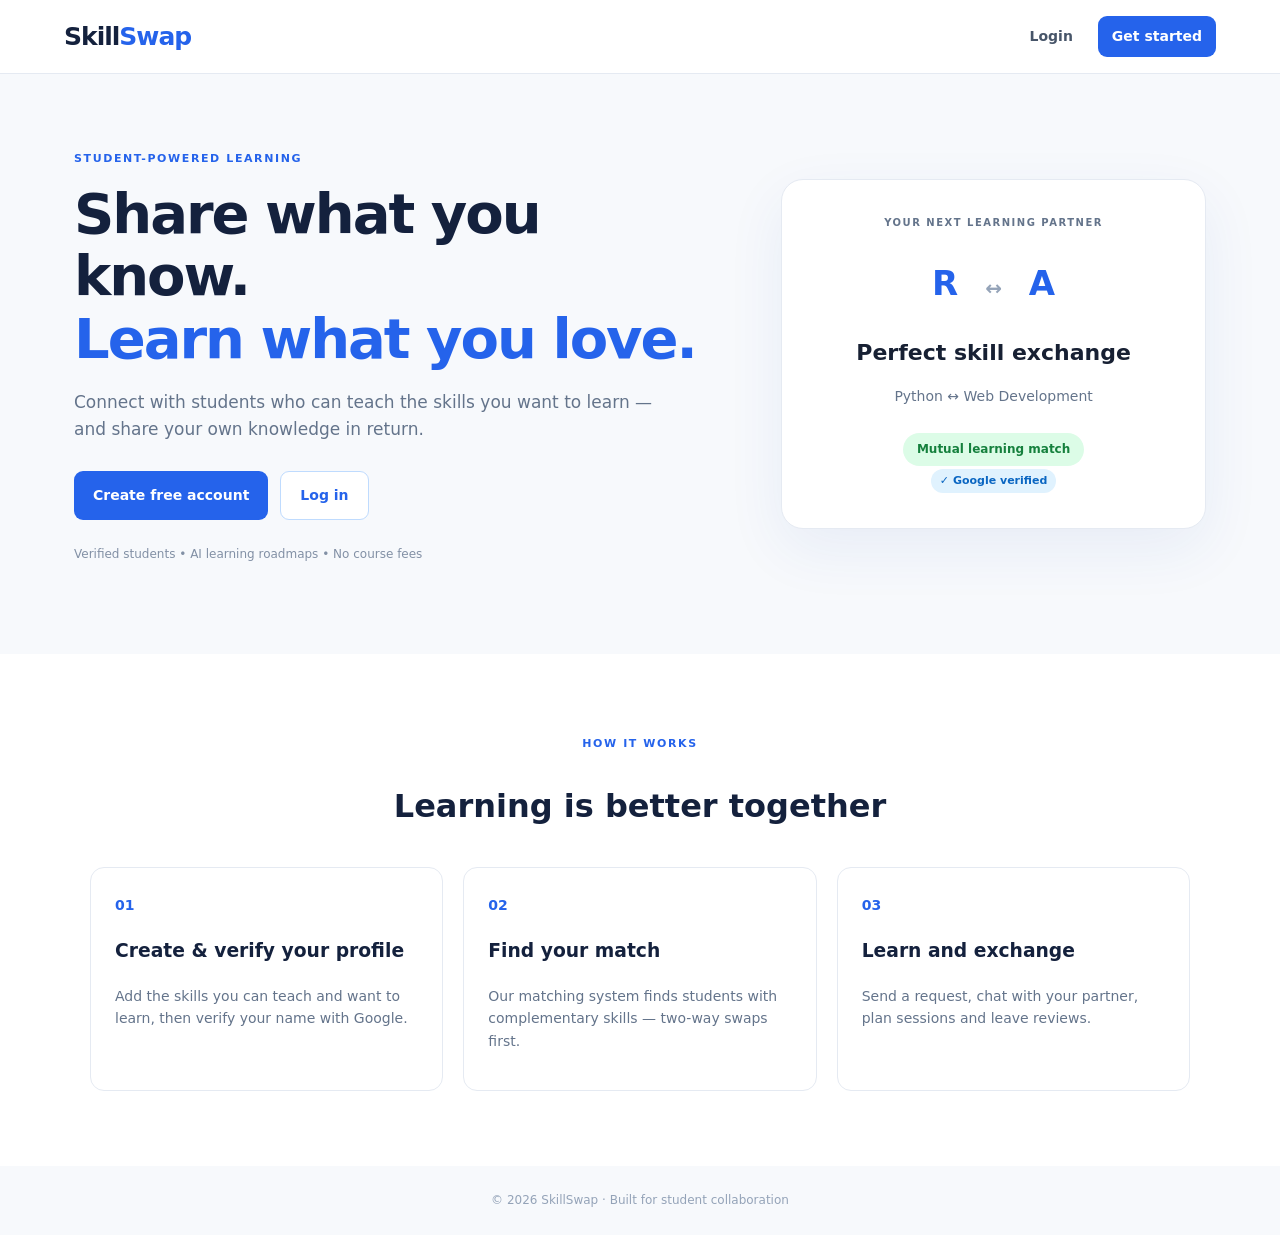
<file: frontend/index.html>
<!DOCTYPE html>
<html lang="en">
<head>
  <meta charset="UTF-8">
  <meta name="viewport" content="width=device-width, initial-scale=1.0">
  <title>SkillSwap | Learn Together</title>
  <meta name="description" content="SkillSwap – share what you know, learn what you love. A skill exchange platform for students.">
  <link rel="icon" href="data:image/svg+xml,%3Csvg xmlns='http://www.w3.org/2000/svg' viewBox='0 0 32 32'%3E%3Crect width='32' height='32' rx='8' fill='%232563eb'/%3E%3Ctext x='16' y='22' font-size='16' text-anchor='middle' fill='white' font-family='Arial' font-weight='bold'%3ES%3C/text%3E%3C/svg%3E">
  <link rel="stylesheet" href="css/style.css">
</head>
<body data-page="home">
<header class="topbar" id="appHeader"></header>
<main>
  <section class="hero">
    <div>
      <span class="eyebrow">STUDENT-POWERED LEARNING</span>
      <h1>Share what you know.<br><span>Learn what you love.</span></h1>
      <p>Connect with students who can teach the skills you want to learn — and share your own knowledge in return.</p>
      <div class="actions" id="heroActions">
        <a class="btn" href="register.html">Create free account</a>
        <a class="btn btn-outline" href="login.html">Log in</a>
      </div>
      <div class="trust">Verified students • AI learning roadmaps • No course fees</div>
    </div>
    <div class="hero-card">
      <div class="mini-label">YOUR NEXT LEARNING PARTNER</div>
      <div class="avatars">R <span>↔</span> A</div>
      <h3>Perfect skill exchange</h3>
      <p>Python ↔ Web Development</p>
      <div class="match-pill">Mutual learning match</div>
      <div><span class="badge badge-verified">✓ Google verified</span></div>
    </div>
  </section>
  <section id="how" class="section">
    <div class="section-heading"><span class="eyebrow">HOW IT WORKS</span><h2>Learning is better together</h2></div>
    <div class="feature-grid">
      <article class="feature"><b>01</b><h3>Create &amp; verify your profile</h3><p>Add the skills you can teach and want to learn, then verify your name with Google.</p></article>
      <article class="feature"><b>02</b><h3>Find your match</h3><p>Our matching system finds students with complementary skills — two-way swaps first.</p></article>
      <article class="feature"><b>03</b><h3>Learn and exchange</h3><p>Send a request, chat with your partner, plan sessions and leave reviews.</p></article>
    </div>
  </section>
</main>
<footer>© 2026 SkillSwap · Built for student collaboration</footer>
<script src="js/api.js"></script>
<script>
  if (getToken()) {
    document.getElementById("heroActions").replaceChildren(
      el("a", {class: "btn", href: "dashboard.html"}, "Go to my dashboard"),
      el("a", {class: "btn btn-outline", href: "matches.html"}, "Find matches"));
  }
</script>
</body>
</html>
</file>
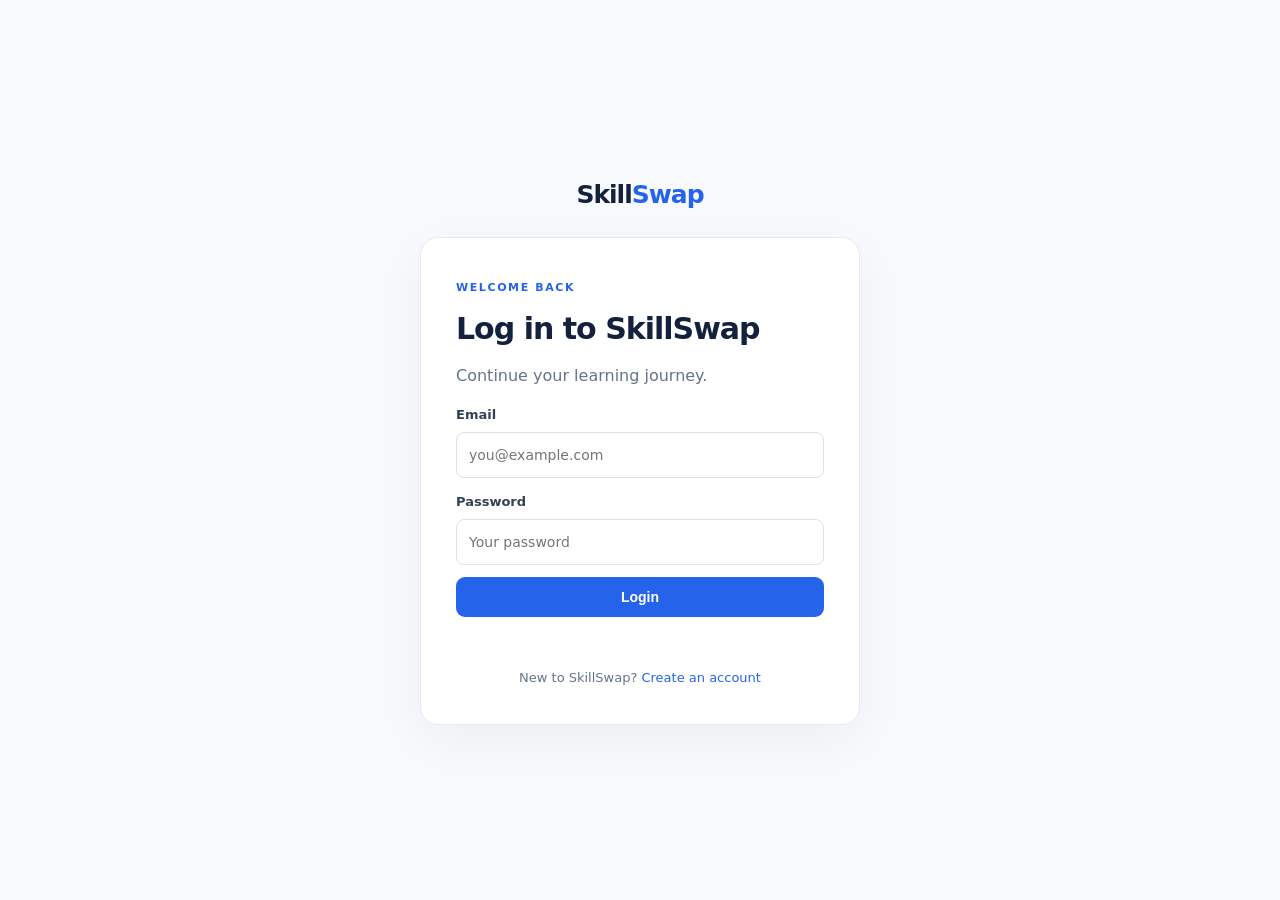
<file: frontend/chat.html>
<!DOCTYPE html>
<html lang="en">
<head>
  <meta charset="UTF-8">
  <meta name="viewport" content="width=device-width, initial-scale=1">
  <title>Messages | SkillSwap</title>
  <meta name="description" content="SkillSwap – exchange skills with fellow students.">
  <link rel="icon" href="data:image/svg+xml,%3Csvg xmlns='http://www.w3.org/2000/svg' viewBox='0 0 32 32'%3E%3Crect width='32' height='32' rx='8' fill='%232563eb'/%3E%3Ctext x='16' y='22' font-size='16' text-anchor='middle' fill='white' font-family='Arial' font-weight='bold'%3ES%3C/text%3E%3C/svg%3E">
  <link rel="stylesheet" href="css/style.css">
</head>
<body data-page="chat">
<header class="topbar appbar" id="appHeader"></header>
<main class="app-main">
  <span class="eyebrow">MESSAGING</span>
  <h1>Messages</h1>
  <p class="muted">You can message students once a learning request between you is accepted.</p>
  <div class="chat-layout">
    <aside class="panel chat-people"><h2>Your partners</h2><div id="partnerList">Loading…</div></aside>
    <section class="panel chat-main">
      <div id="chatHeader" class="chat-header muted">Select a partner to start chatting.</div>
      <div id="chatMessages" class="chat-messages"></div>
      <form id="messageForm" class="chat-form" hidden>
        <textarea id="messageBody" rows="2" maxlength="3000" required placeholder="Type a message… (Enter to send, Shift+Enter for a new line)"></textarea>
        <button class="btn" type="submit">Send</button>
      </form>
      <p id="chatStatus" class="form-message"></p>
    </section>
  </div>
</main>
<script src="js/api.js"></script>
<script src="js/chat.js"></script>
</body>
</html>
</file>
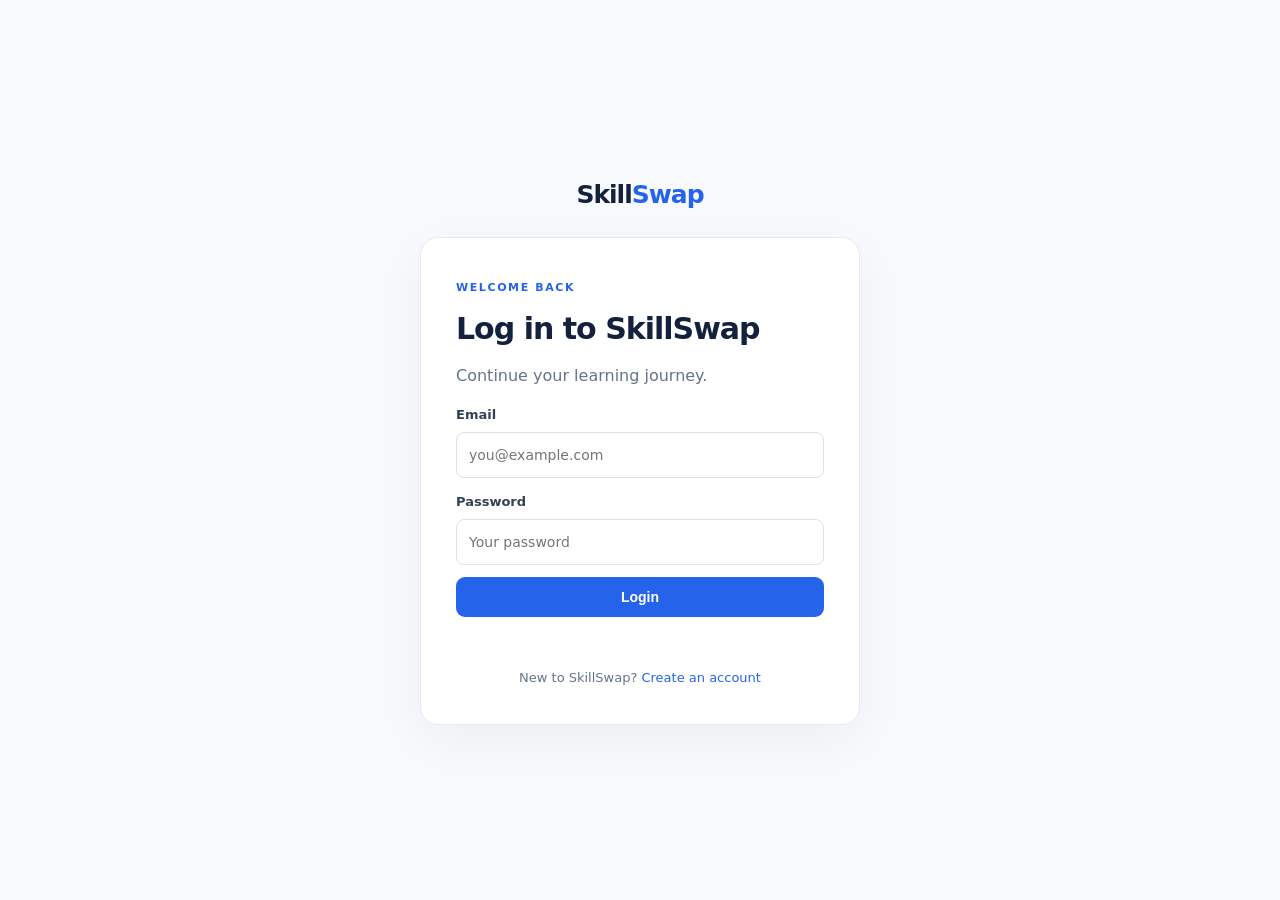
<file: frontend/dashboard.html>
<!DOCTYPE html>
<html lang="en">
<head>
  <meta charset="UTF-8">
  <meta name="viewport" content="width=device-width, initial-scale=1">
  <title>Dashboard | SkillSwap</title>
  <meta name="description" content="SkillSwap – exchange skills with fellow students.">
  <link rel="icon" href="data:image/svg+xml,%3Csvg xmlns='http://www.w3.org/2000/svg' viewBox='0 0 32 32'%3E%3Crect width='32' height='32' rx='8' fill='%232563eb'/%3E%3Ctext x='16' y='22' font-size='16' text-anchor='middle' fill='white' font-family='Arial' font-weight='bold'%3ES%3C/text%3E%3C/svg%3E">
  <link rel="stylesheet" href="css/style.css">
</head>
<body data-page="dashboard">
<header class="topbar appbar" id="appHeader"></header>
<main class="app-main">
  <div class="welcome">
    <div>
      <span class="eyebrow">STUDENT DASHBOARD</span>
      <h1>Welcome, <span id="studentName">student</span> 👋</h1>
      <p class="muted">Your next learning opportunity is just a match away.</p>
    </div>
    <a class="btn" href="matches.html">Find learning partners</a>
  </div>

  <div class="stats-grid stats-5">
    <a class="stat" href="profile.html"><span>Teaching skills</span><strong id="teachCount">—</strong></a>
    <a class="stat" href="profile.html"><span>Skills to learn</span><strong id="learnCount">—</strong></a>
    <a class="stat" href="chat.html"><span>Connections</span><strong id="connectionCount">—</strong></a>
    <a class="stat" href="requests.html"><span>Pending requests</span><strong id="pendingCount">—</strong></a>
    <a class="stat" href="sessions.html"><span>Upcoming sessions</span><strong id="upcomingCount">—</strong></a>
  </div>

  <div class="two-col">
    <section class="panel">
      <div class="panel-head">
        <div><span class="eyebrow">PROFILE STATUS</span><h2>Profile <span id="completePercent">0</span>% complete</h2></div>
        <a href="profile.html">Edit profile →</a>
      </div>
      <div class="progress"><div id="completeBar" class="progress-bar"></div></div>
      <p id="profileSummary" class="muted">Loading your profile…</p>
      <ul id="missingList" class="checklist"></ul>
    </section>
    <section class="panel">
      <div class="panel-head">
        <div><span class="eyebrow">TRUST</span><h2>Google verification</h2></div>
      </div>
      <div id="verifyCard" class="muted">Loading…</div>
    </section>
  </div>

  <section class="panel">
    <div class="panel-head">
      <div><span class="eyebrow">COMING UP</span><h2>Your next sessions</h2></div>
      <a href="sessions.html">All sessions →</a>
    </div>
    <div id="upcomingList" class="muted">Loading…</div>
  </section>

  <section class="panel">
    <div class="panel-head"><div><span class="eyebrow">DISCOVER</span><h2>What would you like to do?</h2></div></div>
    <div class="quick-grid">
      <a class="quick-card" href="profile.html"><b>＋</b><h3>Add your skills</h3><p>Tell others what you can teach and want to learn.</p></a>
      <a class="quick-card" href="matches.html"><b>✦</b><h3>Find a match</h3><p>Discover students with complementary skills.</p></a>
      <a class="quick-card" href="roadmap.html"><b>⌁</b><h3>AI learning roadmap</h3><p>Generate a practical plan for a new skill.</p></a>
    </div>
  </section>
</main>
<script src="js/api.js"></script>
<script src="js/dashboard.js"></script>
</body>
</html>
</file>
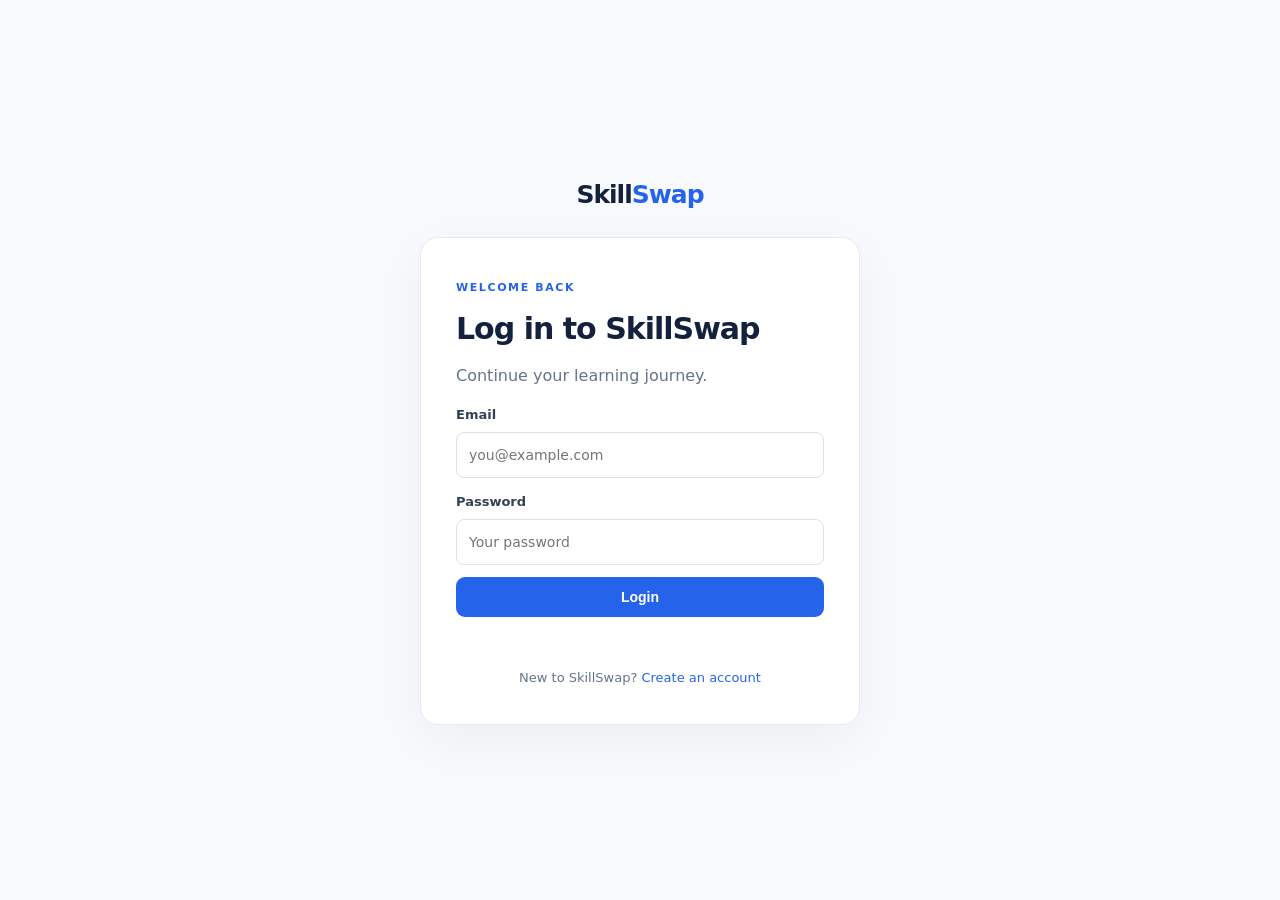
<file: frontend/login.html>
<!DOCTYPE html>
<html lang="en">
<head>
  <meta charset="UTF-8">
  <meta name="viewport" content="width=device-width, initial-scale=1">
  <title>Login | SkillSwap</title>
  <link rel="icon" href="data:image/svg+xml,%3Csvg xmlns='http://www.w3.org/2000/svg' viewBox='0 0 32 32'%3E%3Crect width='32' height='32' rx='8' fill='%232563eb'/%3E%3Ctext x='16' y='22' font-size='16' text-anchor='middle' fill='white' font-family='Arial' font-weight='bold'%3ES%3C/text%3E%3C/svg%3E">
  <link rel="stylesheet" href="css/style.css">
</head>
<body class="auth-page" data-page="login">
<a class="brand auth-brand" href="index.html">Skill<span>Swap</span></a>
<main class="auth-card">
  <span class="eyebrow">WELCOME BACK</span>
  <h1>Log in to SkillSwap</h1>
  <p class="muted">Continue your learning journey.</p>
  <form id="loginForm">
    <label for="email">Email</label><input type="email" id="email" required autocomplete="email" placeholder="you@example.com">
    <label for="password">Password</label><input type="password" id="password" required autocomplete="current-password" placeholder="Your password">
    <button class="btn full" type="submit">Login</button>
    <p id="message" class="form-message"></p>
  </form>
  <p class="auth-switch">New to SkillSwap? <a href="register.html">Create an account</a></p>
</main>
<script src="js/api.js"></script>
<script src="js/auth.js"></script>
</body>
</html>
</file>
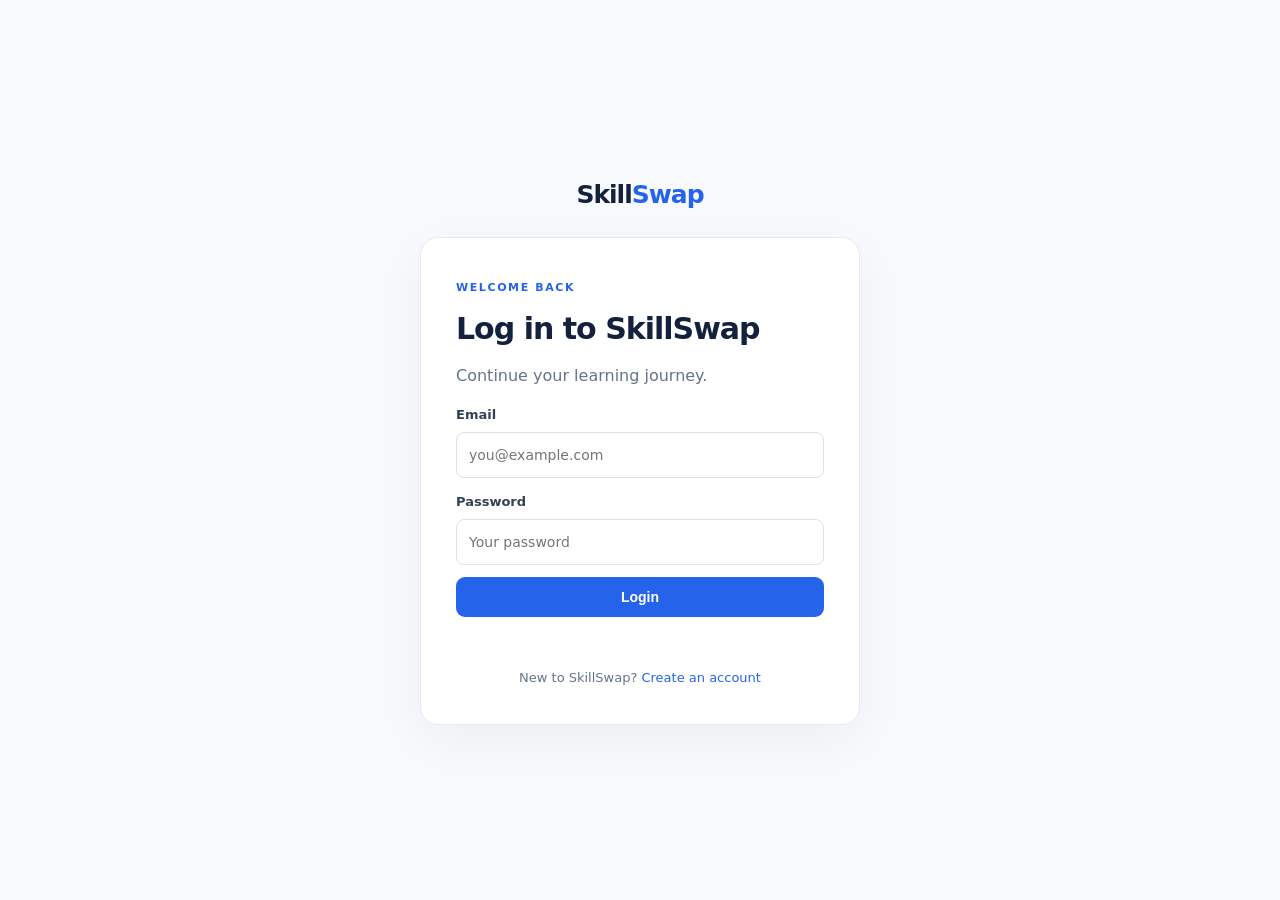
<file: frontend/matches.html>
<!DOCTYPE html>
<html lang="en">
<head>
  <meta charset="UTF-8">
  <meta name="viewport" content="width=device-width, initial-scale=1">
  <title>Find Matches | SkillSwap</title>
  <meta name="description" content="SkillSwap – exchange skills with fellow students.">
  <link rel="icon" href="data:image/svg+xml,%3Csvg xmlns='http://www.w3.org/2000/svg' viewBox='0 0 32 32'%3E%3Crect width='32' height='32' rx='8' fill='%232563eb'/%3E%3Ctext x='16' y='22' font-size='16' text-anchor='middle' fill='white' font-family='Arial' font-weight='bold'%3ES%3C/text%3E%3C/svg%3E">
  <link rel="stylesheet" href="css/style.css">
</head>
<body data-page="matches">
<header class="topbar appbar" id="appHeader"></header>
<main class="app-main">
  <span class="eyebrow">DISCOVER STUDENTS</span>
  <h1>Find your learning partner</h1>
  <p class="muted">Matches are based on complementary teaching and learning skills. Two-way swaps rank first.</p>
  <div class="filters">
    <input id="search" type="search" placeholder="Search by name, college or skill">
    <label class="check"><input type="checkbox" id="mutualOnly"> Two-way swaps only</label>
    <label class="check"><input type="checkbox" id="verifiedOnly"> Verified only</label>
  </div>
  <div id="matchList" class="match-grid">Loading matches…</div>
</main>
<script src="js/api.js"></script>
<script src="js/matches.js"></script>
</body>
</html>
</file>
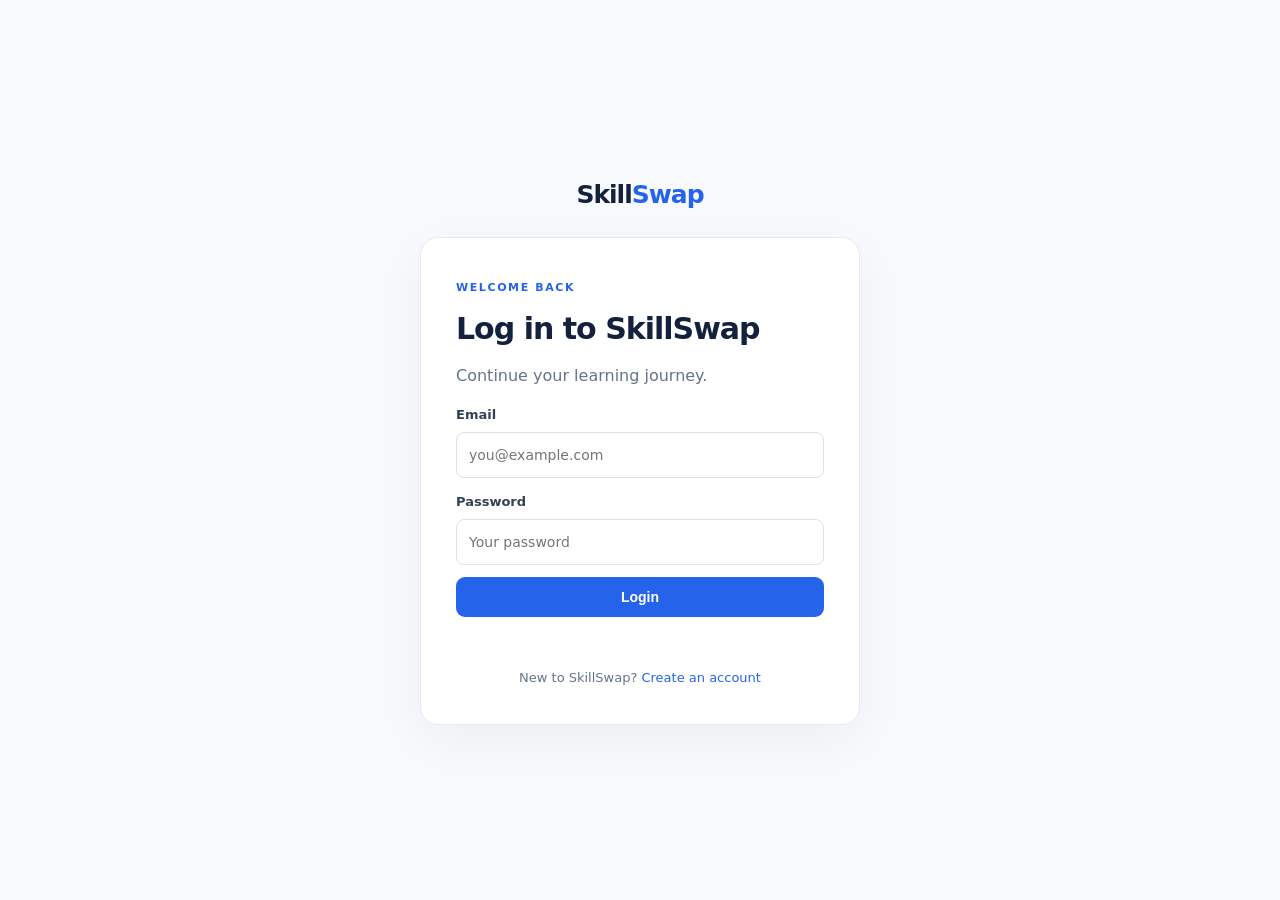
<file: frontend/profile.html>
<!DOCTYPE html>
<html lang="en">
<head>
  <meta charset="UTF-8">
  <meta name="viewport" content="width=device-width, initial-scale=1">
  <title>My Profile | SkillSwap</title>
  <meta name="description" content="SkillSwap – exchange skills with fellow students.">
  <link rel="icon" href="data:image/svg+xml,%3Csvg xmlns='http://www.w3.org/2000/svg' viewBox='0 0 32 32'%3E%3Crect width='32' height='32' rx='8' fill='%232563eb'/%3E%3Ctext x='16' y='22' font-size='16' text-anchor='middle' fill='white' font-family='Arial' font-weight='bold'%3ES%3C/text%3E%3C/svg%3E">
  <link rel="stylesheet" href="css/style.css">
</head>
<body data-page="profile">
<header class="topbar appbar" id="appHeader"></header>
<main class="app-main narrow">
  <span class="eyebrow">YOUR PROFILE</span>
  <h1>Build your student profile</h1>

  <section class="panel">
    <form id="profileForm" class="form-grid">
      <div><label for="name">Full name</label><input id="name" required maxlength="100"></div>
      <div><label for="college">College</label><input id="college" maxlength="150" placeholder="Your college"></div>
      <div><label for="branch">Branch</label><input id="branch" maxlength="100" placeholder="e.g. CSE"></div>
      <div><label for="year">Year</label>
        <select id="year"><option value="">Select year</option><option>1st Year</option><option>2nd Year</option><option>3rd Year</option><option>4th Year</option></select>
      </div>
      <div class="span-2"><label for="linkedin_url">LinkedIn profile link</label>
        <input id="linkedin_url" type="text" inputmode="url" autocomplete="url" maxlength="500" placeholder="https://www.linkedin.com/in/your-name"></div>
      <div class="span-2"><label for="bio">About you</label><textarea id="bio" rows="3" maxlength="1000" placeholder="A short introduction"></textarea></div>
      <div class="span-2">
        <label class="switch"><input type="checkbox" id="is_public"><span class="slider"></span>
          <span>Make my profile public (anyone with the link can view it — your email is never shown)</span></label>
      </div>
      <div class="span-2 row-actions">
        <button class="btn" type="submit">Save profile</button>
        <a id="viewProfile" class="btn btn-outline" href="#">View my profile</a>
        <button id="copyLink" class="btn btn-outline" type="button" hidden>Copy public link</button>
      </div>
    </form>
    <p id="profileMessage" class="form-message"></p>
  </section>

  <section class="panel" id="verify"></section>

  <section class="panel">
    <h2>Add a skill</h2>
    <form id="skillForm" class="form-grid">
      <div><label for="skillName">Skill name</label><input id="skillName" required maxlength="80" list="skillSuggestions" placeholder="e.g. Python"><datalist id="skillSuggestions"></datalist></div>
      <div><label for="skillType">Skill type</label><select id="skillType"><option value="teach">I can teach</option><option value="learn">I want to learn</option></select></div>
      <div><label for="proficiency">Proficiency</label><select id="proficiency"><option>Beginner</option><option>Intermediate</option><option>Advanced</option></select></div>
      <div class="align-end"><button class="btn" type="submit">Add skill</button></div>
    </form>
    <p id="skillMessage" class="form-message"></p>
    <h3 class="sub-head">I can teach</h3><div id="teachList" class="skill-list"></div>
    <h3 class="sub-head">I want to learn</h3><div id="learnList" class="skill-list"></div>
  </section>
</main>
<script src="js/api.js"></script>
<script src="js/profile.js"></script>
</body>
</html>
</file>
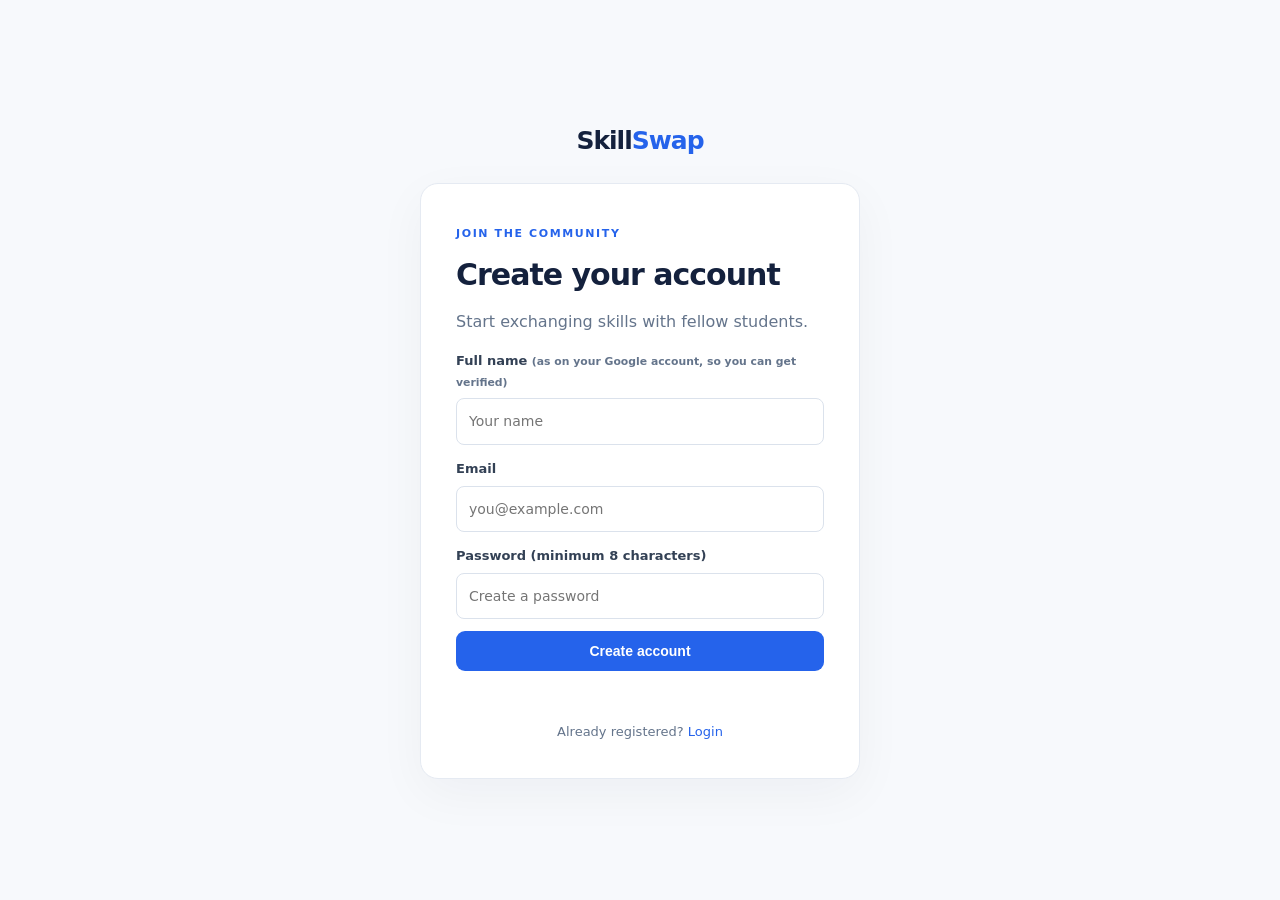
<file: frontend/register.html>
<!DOCTYPE html>
<html lang="en">
<head>
  <meta charset="UTF-8">
  <meta name="viewport" content="width=device-width, initial-scale=1">
  <title>Register | SkillSwap</title>
  <link rel="icon" href="data:image/svg+xml,%3Csvg xmlns='http://www.w3.org/2000/svg' viewBox='0 0 32 32'%3E%3Crect width='32' height='32' rx='8' fill='%232563eb'/%3E%3Ctext x='16' y='22' font-size='16' text-anchor='middle' fill='white' font-family='Arial' font-weight='bold'%3ES%3C/text%3E%3C/svg%3E">
  <link rel="stylesheet" href="css/style.css">
</head>
<body class="auth-page" data-page="register">
<a class="brand auth-brand" href="index.html">Skill<span>Swap</span></a>
<main class="auth-card">
  <span class="eyebrow">JOIN THE COMMUNITY</span>
  <h1>Create your account</h1>
  <p class="muted">Start exchanging skills with fellow students.</p>
  <form id="registerForm">
    <label for="name">Full name <small class="muted">(as on your Google account, so you can get verified)</small></label><input id="name" required maxlength="100" autocomplete="name" placeholder="Your name">
    <label for="email">Email</label><input id="email" type="email" required autocomplete="email" placeholder="you@example.com">
    <label for="password">Password (minimum 8 characters)</label><input id="password" type="password" minlength="8" required autocomplete="new-password" placeholder="Create a password">
    <button class="btn full" type="submit">Create account</button>
    <p id="message" class="form-message"></p>
  </form>
  <p class="auth-switch">Already registered? <a href="login.html">Login</a></p>
</main>
<script src="js/api.js"></script>
<script src="js/auth.js"></script>
</body>
</html>
</file>
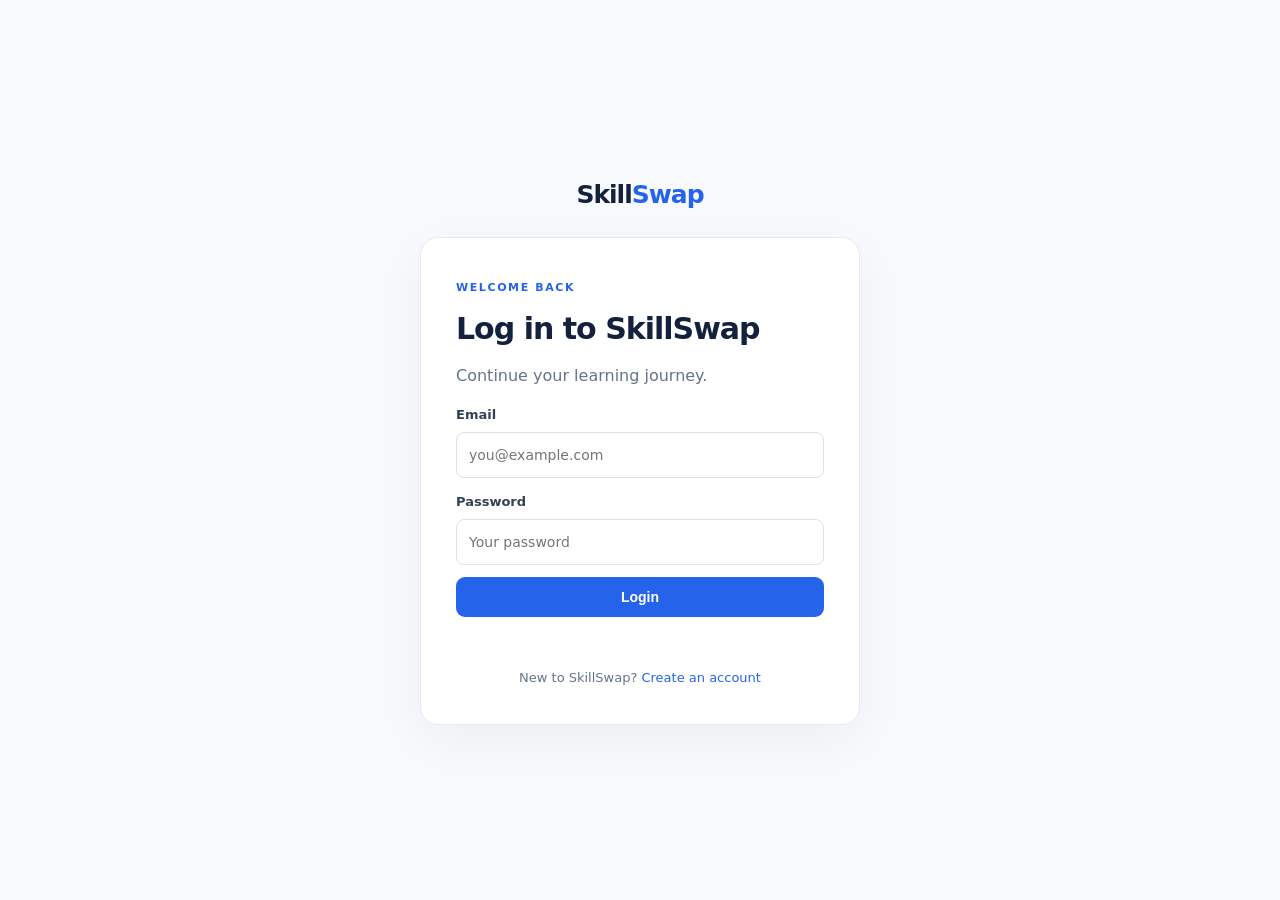
<file: frontend/requests.html>
<!DOCTYPE html>
<html lang="en">
<head>
  <meta charset="UTF-8">
  <meta name="viewport" content="width=device-width, initial-scale=1">
  <title>Requests | SkillSwap</title>
  <meta name="description" content="SkillSwap – exchange skills with fellow students.">
  <link rel="icon" href="data:image/svg+xml,%3Csvg xmlns='http://www.w3.org/2000/svg' viewBox='0 0 32 32'%3E%3Crect width='32' height='32' rx='8' fill='%232563eb'/%3E%3Ctext x='16' y='22' font-size='16' text-anchor='middle' fill='white' font-family='Arial' font-weight='bold'%3ES%3C/text%3E%3C/svg%3E">
  <link rel="stylesheet" href="css/style.css">
</head>
<body data-page="requests">
<header class="topbar appbar" id="appHeader"></header>
<main class="app-main">
  <span class="eyebrow">CONNECTIONS</span>
  <h1>Learning requests</h1>
  <div class="two-col">
    <section class="panel"><h2>Incoming</h2><div id="incoming">Loading…</div></section>
    <section class="panel"><h2>Sent</h2><div id="outgoing">Loading…</div></section>
  </div>
</main>
<script src="js/api.js"></script>
<script src="js/requests.js"></script>
</body>
</html>
</file>
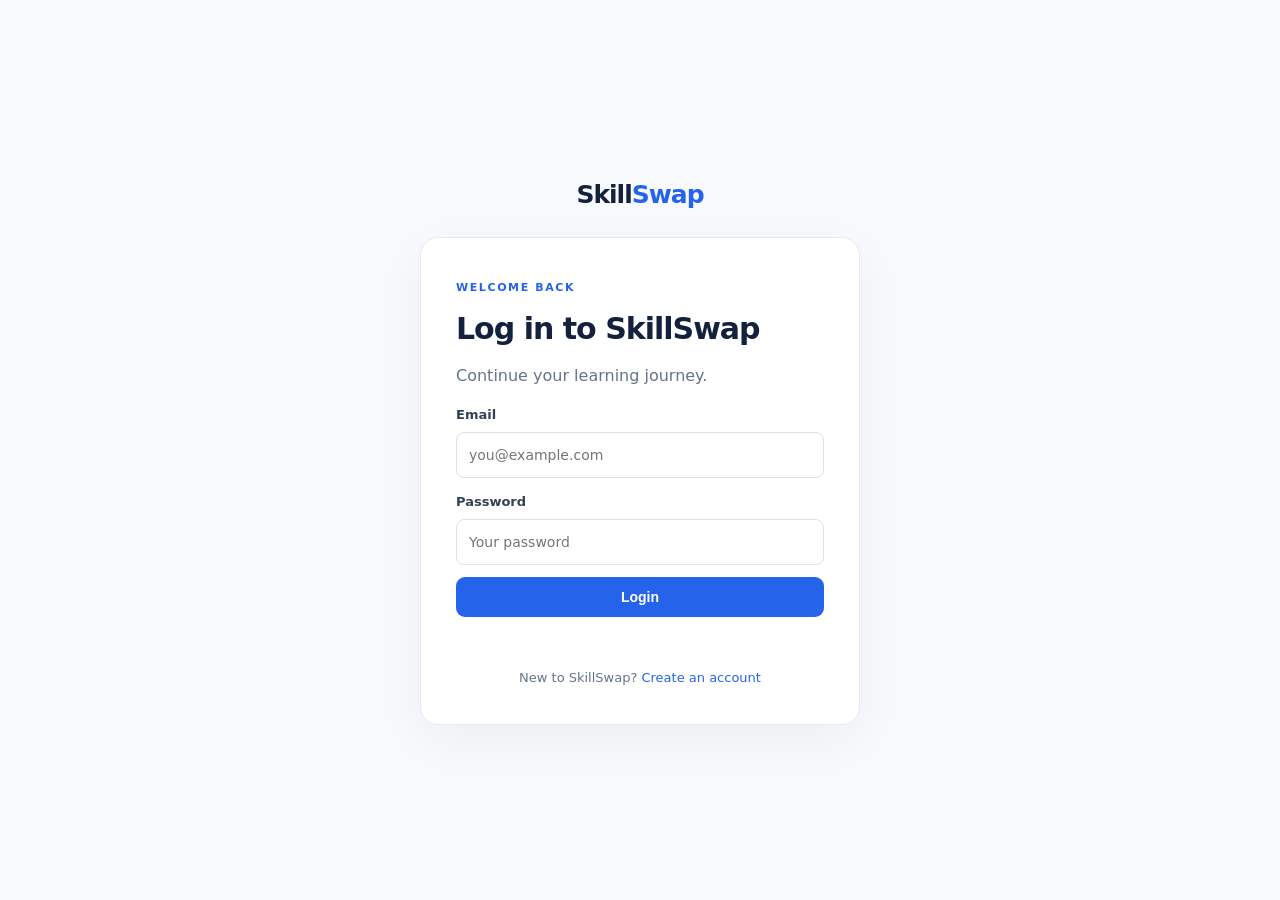
<file: frontend/roadmap.html>
<!DOCTYPE html>
<html lang="en">
<head>
  <meta charset="UTF-8">
  <meta name="viewport" content="width=device-width, initial-scale=1">
  <title>AI Roadmap | SkillSwap</title>
  <meta name="description" content="SkillSwap – exchange skills with fellow students.">
  <link rel="icon" href="data:image/svg+xml,%3Csvg xmlns='http://www.w3.org/2000/svg' viewBox='0 0 32 32'%3E%3Crect width='32' height='32' rx='8' fill='%232563eb'/%3E%3Ctext x='16' y='22' font-size='16' text-anchor='middle' fill='white' font-family='Arial' font-weight='bold'%3ES%3C/text%3E%3C/svg%3E">
  <link rel="stylesheet" href="css/style.css">
</head>
<body data-page="roadmap">
<header class="topbar appbar" id="appHeader"></header>
<main class="app-main narrow">
  <span class="eyebrow">GEMINI AI ASSISTANT</span>
  <h1>Create your learning roadmap</h1>
  <p class="muted">Tell AI what you want to learn. It will create a practical four-week plan.</p>
  <section class="panel">
    <form id="roadmapForm">
      <label for="topic">Skill or topic</label><input id="topic" required maxlength="120" placeholder="e.g. JavaScript">
      <label for="level">Current level</label><select id="level"><option>Beginner</option><option>Intermediate</option><option>Advanced</option></select>
      <label for="goal">Your goal</label><textarea id="goal" rows="3" maxlength="500" placeholder="e.g. Build a personal portfolio website"></textarea>
      <button class="btn" type="submit" id="roadmapBtn">Generate roadmap</button>
    </form>
    <div id="roadmapResult" class="roadmap-result"></div>
    <div class="row-actions" id="roadmapActions" hidden>
      <button class="btn btn-outline" id="copyRoadmap" type="button">Copy roadmap</button>
      <button class="btn btn-outline" id="printRoadmap" type="button">Print / save as PDF</button>
    </div>
  </section>
</main>
<script src="js/api.js"></script>
<script src="js/roadmap.js"></script>
</body>
</html>
</file>
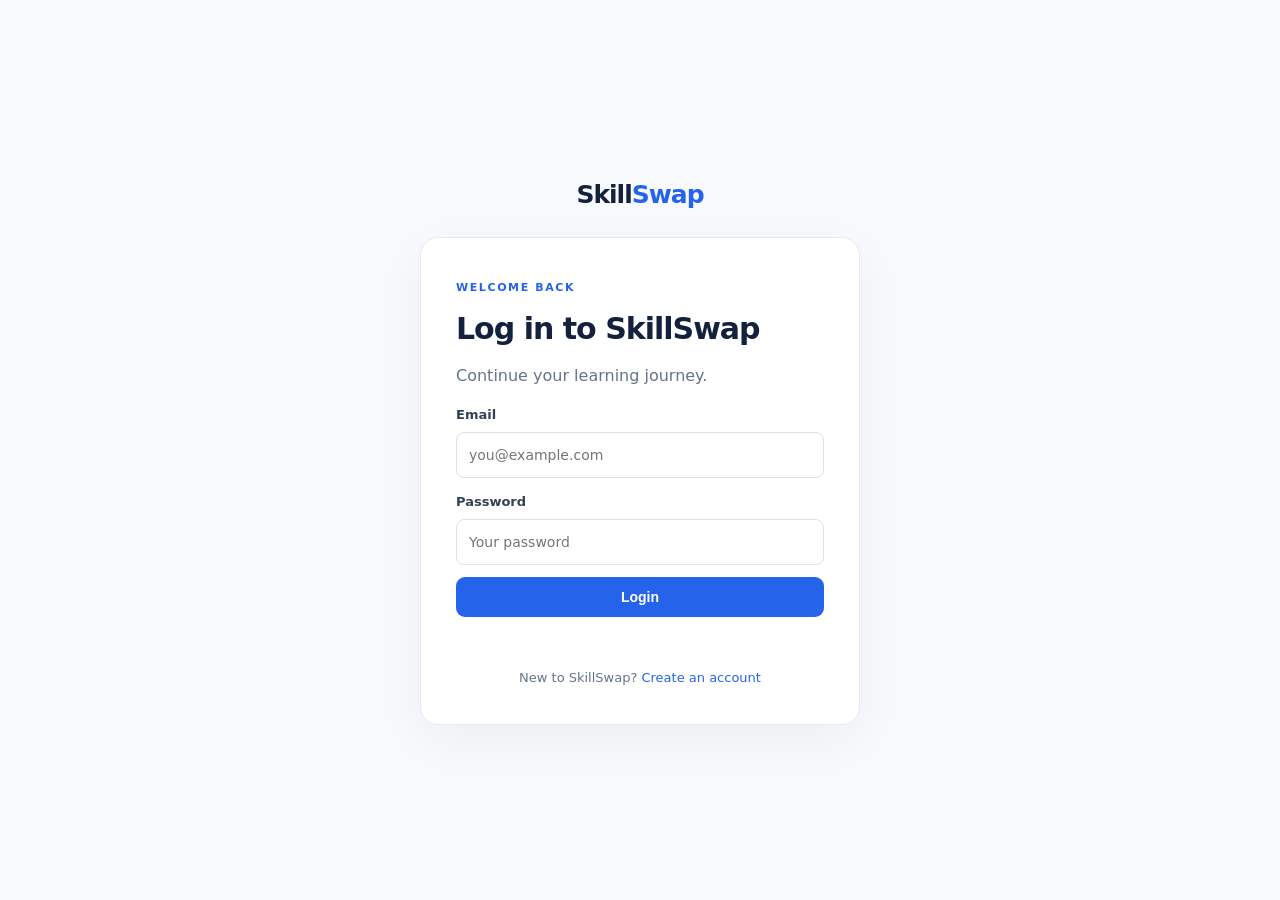
<file: frontend/sessions.html>
<!DOCTYPE html>
<html lang="en">
<head>
  <meta charset="UTF-8">
  <meta name="viewport" content="width=device-width, initial-scale=1">
  <title>Sessions | SkillSwap</title>
  <meta name="description" content="SkillSwap – exchange skills with fellow students.">
  <link rel="icon" href="data:image/svg+xml,%3Csvg xmlns='http://www.w3.org/2000/svg' viewBox='0 0 32 32'%3E%3Crect width='32' height='32' rx='8' fill='%232563eb'/%3E%3Ctext x='16' y='22' font-size='16' text-anchor='middle' fill='white' font-family='Arial' font-weight='bold'%3ES%3C/text%3E%3C/svg%3E">
  <link rel="stylesheet" href="css/style.css">
</head>
<body data-page="sessions">
<header class="topbar appbar" id="appHeader"></header>
<main class="app-main">
  <span class="eyebrow">LEARNING SESSIONS</span>
  <h1>Plan your sessions</h1>
  <p class="muted">Schedule learning sessions with your partners and track what you've completed. Both partners see the session.</p>
  <div class="two-col sessions-cols">
    <section class="panel">
      <h2>New session</h2>
      <form id="sessionForm">
        <label for="topic">Topic</label><input id="topic" required maxlength="150" placeholder="e.g. Python loops and functions">
        <label for="partner">Partner</label>
        <select id="partner"><option value="">Solo session (no partner)</option></select>
        <label for="sessionDate">Date &amp; time</label><input id="sessionDate" type="datetime-local">
        <label for="duration">Duration</label>
        <select id="duration"><option value="30">30 minutes</option><option value="60" selected>1 hour</option><option value="90">1.5 hours</option><option value="120">2 hours</option><option value="180">3 hours</option></select>
        <button class="btn full" type="submit">Create session</button>
      </form>
      <p id="sessionMessage" class="form-message"></p>
    </section>
    <section class="panel">
      <div class="panel-head"><h2>Your sessions</h2>
        <select id="statusFilter" class="compact"><option value="">All</option><option value="planned">Planned</option><option value="completed">Completed</option><option value="cancelled">Cancelled</option></select>
      </div>
      <div id="sessionList">Loading…</div>
    </section>
  </div>
</main>
<script src="js/api.js"></script>
<script src="js/sessions.js"></script>
</body>
</html>
</file>
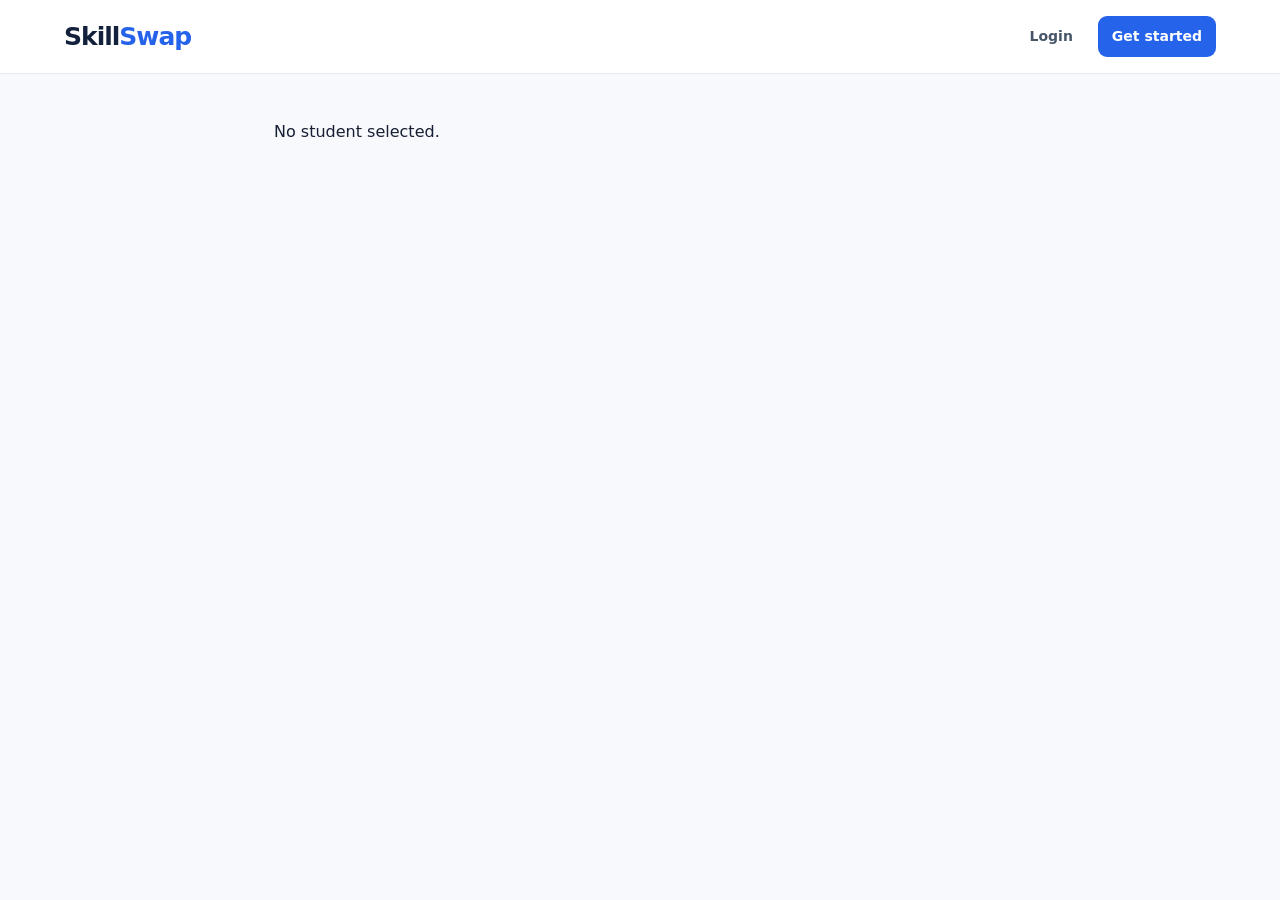
<file: frontend/user.html>
<!DOCTYPE html>
<html lang="en">
<head>
  <meta charset="UTF-8">
  <meta name="viewport" content="width=device-width, initial-scale=1">
  <title>Student Profile | SkillSwap</title>
  <meta name="description" content="SkillSwap – exchange skills with fellow students.">
  <link rel="icon" href="data:image/svg+xml,%3Csvg xmlns='http://www.w3.org/2000/svg' viewBox='0 0 32 32'%3E%3Crect width='32' height='32' rx='8' fill='%232563eb'/%3E%3Ctext x='16' y='22' font-size='16' text-anchor='middle' fill='white' font-family='Arial' font-weight='bold'%3ES%3C/text%3E%3C/svg%3E">
  <link rel="stylesheet" href="css/style.css">
</head>
<body data-page="user">
<header class="topbar appbar" id="appHeader"></header>
<main class="app-main narrow">
  <div id="userView">Loading profile…</div>
</main>
<script src="js/api.js"></script>
<script src="js/user.js"></script>
</body>
</html>
</file>
<file: frontend/css/style.css>
:root{--blue:#2563eb;--blue-dark:#1d4ed8;--navy:#14213d;--ink:#172033;--muted:#64748b;--line:#e5eaf2;--pale:#eff6ff;--bg:#f7f9fc;--white:#fff}
*{box-sizing:border-box}body{margin:0;background:var(--bg);color:var(--ink);font-family:Inter,ui-sans-serif,system-ui,-apple-system,"Segoe UI",sans-serif;line-height:1.6}a{color:var(--blue);text-decoration:none}.topbar{height:74px;background:#fff;border-bottom:1px solid var(--line);display:flex;align-items:center;justify-content:space-between;padding:0 max(5%,calc((100% - 1180px)/2));gap:20px}.brand{font-size:25px;font-weight:850;letter-spacing:-1px;color:var(--navy)}.brand span{color:var(--blue)}nav{display:flex;align-items:center;gap:25px}nav a{font-size:14px;font-weight:600;color:#475569}.btn{display:inline-flex;align-items:center;justify-content:center;border:0;border-radius:9px;background:var(--blue);color:#fff;padding:12px 19px;font-weight:700;font-size:14px;cursor:pointer;transition:.2s}.btn:hover{background:var(--blue-dark);transform:translateY(-1px)}.btn-small{padding:9px 14px}.btn-outline{background:#fff;color:var(--blue);border:1px solid #bfdbfe}.full{width:100%;margin-top:12px}.hero{max-width:1180px;margin:70px auto 90px;padding:0 24px;display:grid;grid-template-columns:1.2fr .8fr;gap:70px;align-items:center;min-height:390px}.eyebrow{font-size:11px;letter-spacing:1.6px;font-weight:800;color:var(--blue)}h1{font-size:clamp(34px,5vw,56px);line-height:1.12;letter-spacing:-2px;color:var(--navy);margin:13px 0 18px}h1 span{color:var(--blue)}.hero p{max-width:580px;color:var(--muted);font-size:17px}.actions{display:flex;gap:12px;margin-top:28px;flex-wrap:wrap}.trust{font-size:12px;color:#8290a5;margin-top:25px}.hero-card{background:#fff;border:1px solid var(--line);border-radius:22px;padding:35px;text-align:center;box-shadow:0 20px 60px #1e40af12}.mini-label{font-size:10px;letter-spacing:1.5px;color:var(--muted);font-weight:800}.avatars{font-size:34px;font-weight:800;color:var(--blue);margin:25px}.avatars span{font-size:20px;color:#94a3b8;padding:0 15px}.hero-card h3{font-size:22px;margin:5px}.hero-card p{font-size:14px}.match-pill{display:inline-block;background:#dcfce7;color:#15803d;border-radius:30px;padding:7px 14px;font-size:12px;font-weight:700;margin-top:12px}.section{background:#fff;padding:75px 24px}.section-heading{text-align:center}.section-heading h2{font-size:32px;color:var(--navy)}.feature-grid{max-width:1100px;margin:35px auto 0;display:grid;grid-template-columns:repeat(3,1fr);gap:20px}.feature,.quick-card,.stat,.panel{background:#fff;border:1px solid var(--line);border-radius:14px;padding:24px}.feature b,.quick-card b{color:var(--blue);font-size:14px}.feature h3,.quick-card h3{color:var(--navy)}.feature p,.quick-card p{font-size:14px;color:var(--muted)}footer{text-align:center;color:#94a3b8;font-size:12px;padding:25px}.auth-page{min-height:100vh;display:flex;align-items:center;justify-content:center;flex-direction:column;padding:25px}.auth-brand{margin-bottom:22px}.auth-card{width:min(100%,440px);background:#fff;border:1px solid var(--line);border-radius:18px;padding:35px;box-shadow:0 15px 50px #0f172a0b}.auth-card h1{font-size:30px;letter-spacing:-1px}.muted{color:var(--muted)}label{display:block;font-size:13px;font-weight:700;color:#334155;margin:14px 0 6px}input,select,textarea{width:100%;border:1px solid #dbe2ec;border-radius:8px;padding:11px 12px;background:#fff;color:var(--ink);font:inherit;font-size:14px;outline:none}input:focus,select:focus,textarea:focus{border-color:#60a5fa;box-shadow:0 0 0 3px #dbeafe}textarea{resize:vertical}.auth-switch{text-align:center;font-size:13px;color:var(--muted);margin:20px 0 0}.form-message{font-size:13px;color:var(--blue);min-height:18px}.app-main{max-width:1120px;margin:45px auto;padding:0 24px}.app-main h1{font-size:38px;letter-spacing:-1.3px}.welcome{display:flex;justify-content:space-between;align-items:center;gap:20px;margin-bottom:28px}.welcome h1{margin-bottom:7px}.stats-grid{display:grid;grid-template-columns:repeat(3,1fr);gap:16px;margin-bottom:22px}.stat span{font-size:13px;color:var(--muted)}.stat strong{display:block;font-size:30px;color:var(--navy);margin-top:5px}.stat-word{font-size:20px!important}.panel{margin:18px 0}.panel h2{font-size:20px;color:var(--navy);margin:0 0 15px}.panel-head{display:flex;justify-content:space-between;align-items:center}.panel-head h2{margin:3px 0}.quick-grid{display:grid;grid-template-columns:repeat(3,1fr);gap:15px}.quick-card{display:block;background:#fbfdff}.quick-card:hover{border-color:#93c5fd;background:#f5f9ff}.quick-card h3{font-size:16px;margin:8px 0 4px}.quick-card p{margin:0}.narrow{max-width:780px}.form-grid{display:grid;grid-template-columns:1fr 1fr;gap:0 18px}.span-2{grid-column:span 2}.align-end{display:flex;align-items:end}.skill-list{display:flex;gap:8px;flex-wrap:wrap;margin-top:18px}.skill-chip{background:var(--pale);color:#1d4ed8;padding:7px 11px;border-radius:8px;font-size:12px}.skill-chip button{border:0;background:none;color:#64748b;cursor:pointer;margin-left:7px}.match-grid{display:grid;grid-template-columns:repeat(2,1fr);gap:16px;margin-top:25px}.match-card{background:#fff;border:1px solid var(--line);border-radius:14px;padding:22px}.match-card h3{margin:0;color:var(--navy)}.match-score{color:#15803d;font-weight:800;font-size:13px}.tag{display:inline-block;background:#eff6ff;color:#1d4ed8;padding:4px 8px;border-radius:20px;font-size:11px;margin:4px 4px 4px 0}.two-col{display:grid;grid-template-columns:1fr 1fr;gap:18px}.request-row{padding:13px 0;border-bottom:1px solid var(--line);font-size:14px}.request-row:last-child{border:0}.request-row .btn{margin:8px 5px 0 0;padding:7px 11px;font-size:12px}.chat-messages{margin:18px 0;max-height:360px;overflow:auto;border:1px solid var(--line);border-radius:10px;padding:14px;min-height:90px}.chat-bubble{background:#eff6ff;border-radius:10px;padding:9px 12px;margin:8px 0;max-width:85%;font-size:13px}.chat-bubble.mine{margin-left:auto;background:#dbeafe}.roadmap-result{white-space:pre-wrap;line-height:1.7;margin-top:20px;color:#334155}.empty{color:#94a3b8;font-size:14px;padding:12px 0}@media(max-width:760px){.topbar{height:auto;min-height:68px;padding:14px 20px;align-items:flex-start}nav{gap:10px;flex-wrap:wrap;justify-content:flex-end}nav a{font-size:12px}.hero{grid-template-columns:1fr;margin:40px auto 55px;gap:30px}.hero-card{max-width:420px}.feature-grid,.quick-grid,.stats-grid,.match-grid,.two-col{grid-template-columns:1fr}.welcome{align-items:flex-start;flex-direction:column}.app-main{margin:30px auto}.form-grid{grid-template-columns:1fr}.span-2{grid-column:auto}.auth-card{padding:25px}.app-main h1{font-size:32px}}

/* ===================== v2 additions ===================== */
:root{--green:#15803d;--green-bg:#dcfce7;--amber:#b45309;--amber-bg:#fef3c7;--red:#b91c1c;--red-bg:#fee2e2;--linkedin:#0a66c2}
button:disabled,.btn:disabled{opacity:.55;cursor:not-allowed;transform:none}
.btn:focus-visible,a:focus-visible,button:focus-visible{outline:3px solid #93c5fd;outline-offset:2px}
.btn-ghost{background:transparent;color:var(--muted)}.btn-ghost:hover{background:#f1f5f9;color:var(--red)}
.btn-outline:hover{background:var(--pale)}
.btn-linkedin{background:var(--linkedin)}.btn-linkedin:hover{background:#004182}
.small{font-size:13px}.grow{flex:1;min-width:0}.mt{margin-top:22px!important}
.row-actions{display:flex;gap:8px;flex-wrap:wrap;align-items:center;margin-top:12px}
.sub-head{font-size:14px;color:#334155;margin:18px 0 0}

/* nav */
nav a{position:relative;padding:4px 0}nav a.active{color:var(--blue)}
nav a.active::after{content:"";position:absolute;left:0;right:0;bottom:-6px;height:2px;background:var(--blue);border-radius:2px}
nav a.btn{color:#fff;padding:9px 14px}nav a.btn::after{display:none}
.nav-count{display:inline-block;background:#ef4444;color:#fff;border-radius:10px;font-size:10px;line-height:16px;min-width:16px;text-align:center;padding:0 4px;margin-left:4px;vertical-align:top}
.nav-toggle{display:none;border:1px solid var(--line);background:#fff;border-radius:8px;font-size:18px;padding:6px 10px;cursor:pointer}
.topbar{position:sticky;top:0;z-index:20}

/* stats */
a.stat{color:inherit;display:block}a.stat:hover{border-color:#93c5fd}
.stats-5{grid-template-columns:repeat(5,1fr)}

/* badges & pills */
.badge{display:inline-flex;align-items:center;gap:4px;border-radius:20px;padding:3px 9px;font-size:11px;font-weight:700}
.badge-verified{background:#e0f2fe;color:var(--linkedin)}
.badge-row{display:flex;gap:10px;flex-wrap:wrap;align-items:center;margin:8px 0;font-size:13px}
.pill{display:inline-block;border-radius:20px;padding:3px 10px;font-size:11px;font-weight:700;background:#f1f5f9;color:#475569;text-transform:capitalize}
.pill-ok{background:var(--green-bg);color:var(--green)}.pill-warn{background:var(--amber-bg);color:var(--amber)}.pill-bad{background:var(--red-bg);color:var(--red)}
.rating,.stars{color:#d97706;font-weight:700;font-size:13px}

/* avatars */
.avatar{width:48px;height:48px;border-radius:50%;background:var(--pale);color:var(--blue);display:flex;align-items:center;justify-content:center;font-weight:800;flex-shrink:0;overflow:hidden}
.avatar img{width:100%;height:100%;object-fit:cover}
.avatar.small{width:36px;height:36px;font-size:13px}.avatar.large{width:92px;height:92px;font-size:30px}

/* progress & checklist */
.progress{height:8px;background:#eef2f7;border-radius:8px;overflow:hidden;margin:6px 0 12px}
.progress-bar{height:100%;width:0;background:linear-gradient(90deg,var(--blue),#22c55e);transition:width .6s}
.checklist{list-style:none;padding:0;margin:8px 0;font-size:14px}
.checklist li{padding:4px 0 4px 24px;position:relative}
.checklist li::before{content:"○";position:absolute;left:2px;color:#94a3b8}
.checklist li.done::before{content:"✓";color:var(--green);font-weight:800}
.checklist li.bad::before{content:"✕";color:var(--red);font-weight:800}
.checklist li.neutral::before{content:"•"}

/* skills */
.skill-chip{display:inline-flex;align-items:center}
.skill-chip.learn{background:#f0fdf4;color:var(--green)}
.skill-chip button{font-size:16px;line-height:1;padding:0 2px}.skill-chip button:hover{color:var(--red)}

/* matches */
.filters{display:flex;gap:16px;align-items:center;flex-wrap:wrap;margin-top:18px}
.filters input[type=search]{max-width:360px}
.check{display:flex;align-items:center;gap:6px;margin:0;font-weight:600;font-size:13px;white-space:nowrap}
.check input{width:auto}
.match-top{display:flex;gap:14px;align-items:center}
.match-top h3 a{color:var(--navy)}.match-top p{margin:0}
.match-score{text-align:center;font-size:22px;line-height:1.1}.match-score small{display:block;font-size:10px;color:var(--muted);text-transform:uppercase;letter-spacing:1px}
.match-card .bio{font-size:13px;color:#475569;margin:6px 0}
.tag-row{font-size:13px;margin-top:6px}.tag-empty{background:#f8fafc;color:#94a3b8}
.empty-state{grid-column:1/-1;text-align:center;padding:30px;background:#fff;border:1px dashed var(--line);border-radius:14px}

/* requests */
.request-head{display:flex;gap:8px;align-items:center;flex-wrap:wrap}
.request-head b{color:var(--navy)}
.request-row p{margin:4px 0}

/* toggle switch */
.switch{display:flex;align-items:center;gap:10px;font-weight:600;cursor:pointer;margin:16px 0 4px}
.switch{position:relative}.switch input{position:absolute;opacity:0;width:1px;height:1px;margin:0}.switch input:focus-visible+.slider{outline:3px solid #93c5fd;outline-offset:2px}
.slider{width:40px;height:22px;background:#cbd5e1;border-radius:22px;position:relative;flex-shrink:0;transition:.2s}
.slider::after{content:"";position:absolute;width:18px;height:18px;border-radius:50%;background:#fff;top:2px;left:2px;transition:.2s}
.switch input:checked+.slider{background:var(--blue)}.switch input:checked+.slider::after{left:20px}

/* LinkedIn verify */
.verify-compare{display:flex;align-items:center;gap:14px;background:#f8fafc;border:1px solid var(--line);border-radius:12px;padding:14px;margin:12px 0}
.verify-compare>div{flex:1}.verify-compare small{display:block}
.verify-compare .verify-arrow{flex:0;font-size:22px;font-weight:800;color:var(--blue)}

/* chat */
.chat-layout{display:grid;grid-template-columns:280px 1fr;gap:18px;align-items:start}
.chat-people{padding:16px}.chat-people h2{font-size:16px}
.partner-item{display:flex;gap:10px;align-items:center;width:100%;text-align:left;border:0;background:none;padding:10px;border-radius:10px;cursor:pointer;font:inherit}
.partner-item:hover{background:#f1f5f9}.partner-item.active{background:var(--pale)}
.partner-item .muted{white-space:nowrap;overflow:hidden;text-overflow:ellipsis}
.chat-header{display:flex;gap:12px;align-items:center;padding-bottom:12px;border-bottom:1px solid var(--line)}
.chat-messages{min-height:300px;max-height:55vh;display:flex;flex-direction:column}
.chat-bubble{margin-right:auto}
.chat-bubble.mine{margin-right:0}
.chat-bubble time{display:block;font-size:10px;color:#94a3b8;margin-top:3px}
.chat-form{display:flex;gap:10px;align-items:flex-end}.chat-form textarea{flex:1}

/* sessions */
.sessions-cols{grid-template-columns:.8fr 1.2fr;align-items:start}
select.compact{width:auto;padding:6px 10px}

/* public profile */
.profile-hero{display:flex;gap:24px;align-items:flex-start}
.profile-name{margin:6px 0 4px!important;font-size:34px!important}
.profile-hero .bio{white-space:pre-wrap}
.review-form{border-top:1px solid var(--line);margin-top:16px;padding-top:6px}
.review-form h3{font-size:15px}
.star-input{display:flex;gap:2px;margin-bottom:8px}
.star-input button{border:0;background:none;font-size:28px;color:#cbd5e1;cursor:pointer;padding:0 2px}
.star-input button.on{color:#f59e0b}

/* roadmap */
.roadmap-result{white-space:normal}
.roadmap-result h2,.roadmap-result h3{color:var(--navy);margin:20px 0 6px}
.roadmap-result h2{font-size:20px}.roadmap-result h3{font-size:17px}
.roadmap-result code{background:#f1f5f9;padding:1px 5px;border-radius:4px;font-size:13px}

/* toast */
.toast-box{position:fixed;right:18px;bottom:18px;display:flex;flex-direction:column;gap:8px;z-index:100}
.toast{background:var(--navy);color:#fff;padding:11px 16px;border-radius:10px;font-size:14px;box-shadow:0 10px 30px #0f172a33;max-width:340px;transition:opacity .4s,transform .4s}
.toast-ok{background:var(--green)}.toast-error{background:var(--red)}
.toast.hide{opacity:0;transform:translateY(8px)}

@media(max-width:1000px){.stats-5{grid-template-columns:repeat(3,1fr)}}
@media(max-width:760px){
  .topbar{flex-wrap:wrap;align-items:center}
  .appbar nav,#appHeader nav{display:none;width:100%;flex-direction:column;align-items:flex-start;gap:12px;padding:6px 0 10px}
  #appHeader.open nav{display:flex}
  .nav-toggle{display:block}
  nav a{font-size:15px}
  .stats-5{grid-template-columns:1fr 1fr}
  .chat-layout,.sessions-cols{grid-template-columns:1fr}
  .profile-hero{flex-direction:column}
  .filters{gap:10px}
}
@media print{.topbar,form,#roadmapActions,.toast-box,footer{display:none!important}.panel{border:0}.app-main{margin:0}}
[hidden]{display:none!important}
</file>
